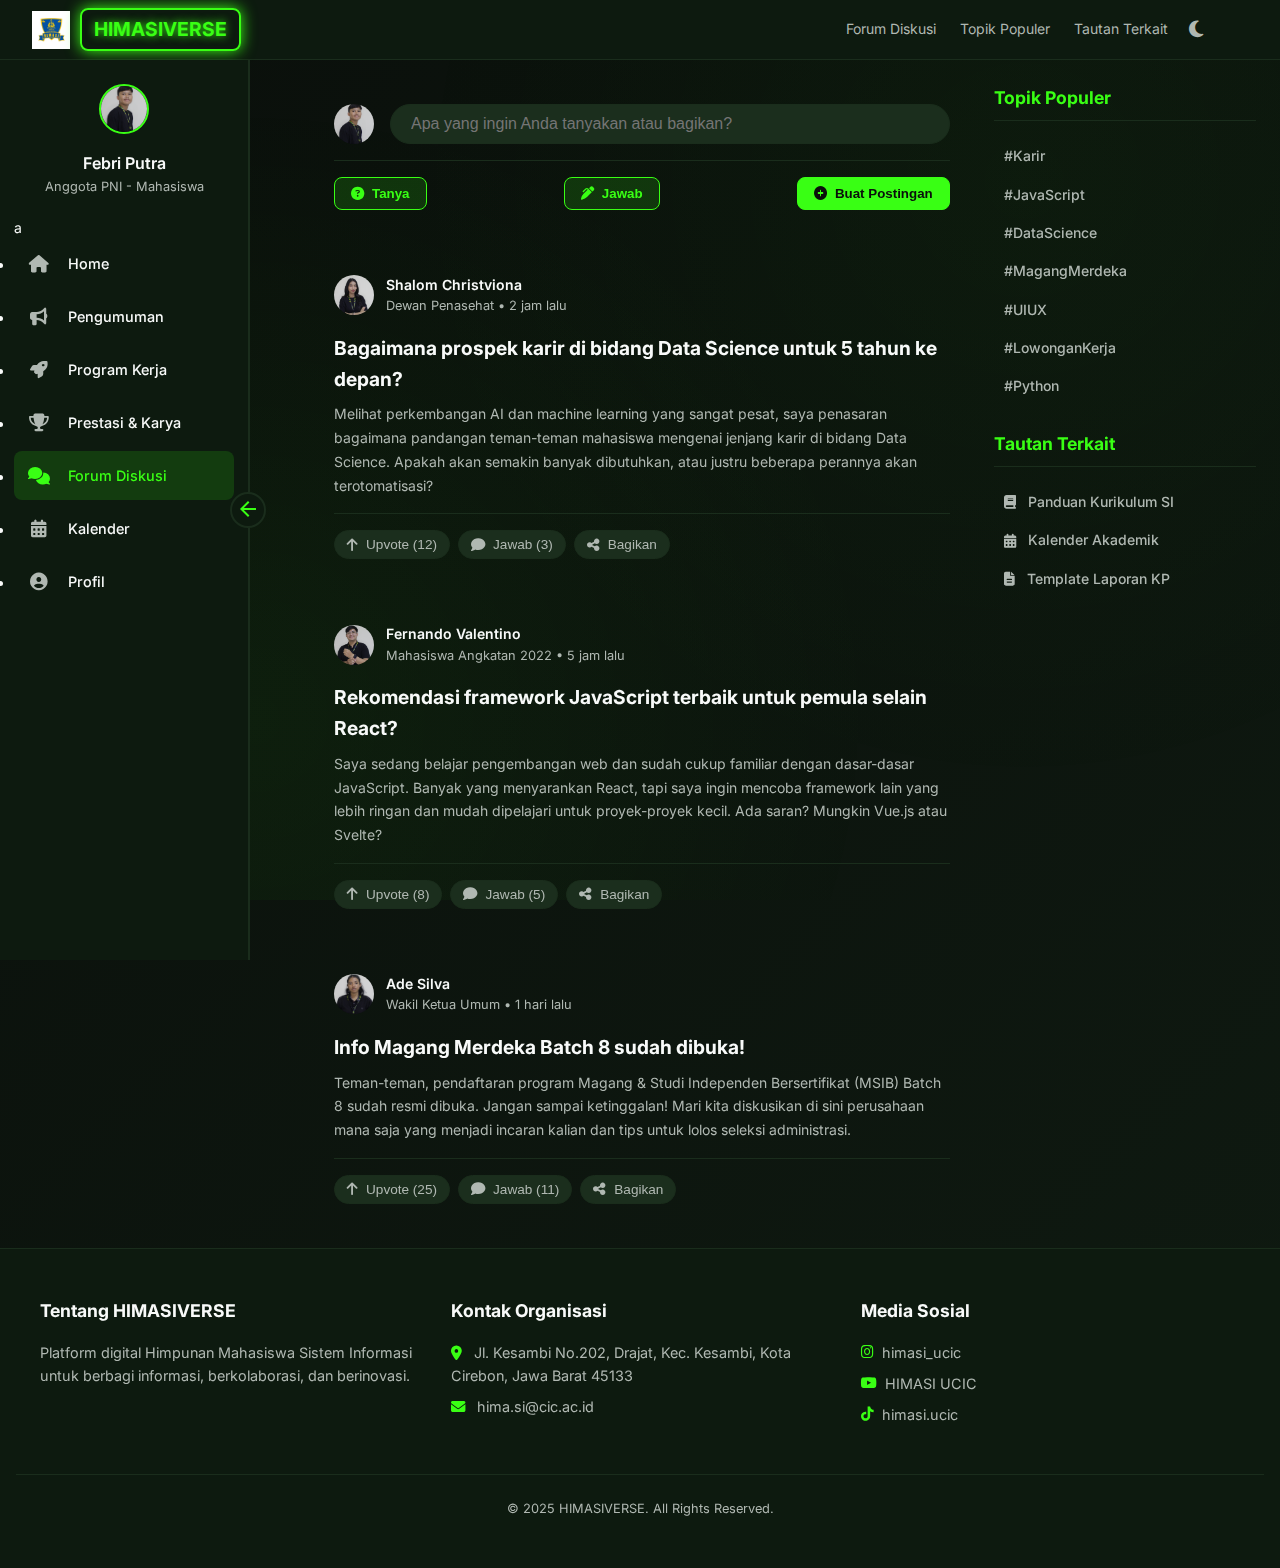
<file: html/diskusi.html>
<!DOCTYPE html>
<html lang="en">
<head>
  <meta charset="UTF-8">
  <meta name="viewport" content="width=device-width, initial-scale=1.0">
  <title>HIMASIVERSE - Forum Diskusi</title>
  <script>
(function() {
  try {
    var theme = localStorage.getItem('theme');
    if (theme === 'light') document.body.classList.add('light-mode');
    var sidebar = localStorage.getItem('sidebar');
    if (sidebar === 'close') {
      document.addEventListener('DOMContentLoaded', function() {
        document.getElementById('sidebar')?.classList.add('close');
      });
    }
  } catch(e){}
})();
</script>
  <link rel="stylesheet" href="../css/style.css">
  <script type="text/javascript" src="../js/app.js" defer></script>
  <link rel="stylesheet" href="https://cdnjs.cloudflare.com/ajax/libs/font-awesome/6.1.1/css/all.min.css">
  <link rel="icon" type="image/jpeg" href="../img/Himasi.jpeg">
</head>
<body>

    <!-- ======================= HEADER ======================= -->
    <header class="main-header">
        <div class="header-container">
            <div class="header-logo">
                <img src="../img/Himasi.jpeg" alt="Logo HIMASIVERSE" class="logo-img">
                <span class="logo-text">HIMASIVERSE</span>
            </div>
            <nav class="header-nav">
                <a href="#forum-diskusi">Forum Diskusi</a>
                <a href="#topik-populer">Topik Populer</a>
                <a href="#tautan-terkait">Tautan Terkait</a>
                <button id="theme-toggle-btn" aria-label="Toggle dark/light mode">
                    <i class="fas fa-moon"></i> <i class="fas fa-sun"></i>
                </button>
            </nav>
        </div>
    </header>
    <!-- ========================================================== -->

    <!-- Wrapper untuk konten -->
    <div class="body-wrapper">
        <!-- Sidebar Navigation (Struktur tidak diubah) -->
        <nav id="sidebar">
            <ul>
                <li class="sidebar-header">
                    <img src="../img/Febri.JPG" alt="Foto Profil" class="profile-pic">
                    <div class="profile-info">
                        <span class="profile-name">Febri Putra</span>
                        <span class="profile-role">Anggota PNI - Mahasiswa</span>
                    </div>
                    <button id="toggle-btn">
                        <!-- Ikon akan diisi oleh JavaScript -->
                    </button>
                </li>a
                <li>
                    <a href="index.html">
                        <i class="fas fa-home"></i>
                        <span>Home</span>
                    </a>
                </li>
                <li>
                    <a href="pengumuman.html">
                        <i class="fas fa-bullhorn"></i>
                        <span>Pengumuman</span>
                    </a>
                <li>
                    <a href="proker.html">
                        <i class="fas fa-rocket"></i>
                        <span>Program Kerja</span>
                    </a>
                </li>
                <li>
                    <a href="prestasi-karya.html">
                        <i class="fas fa-trophy"></i>
                        <span>Prestasi & Karya</span>
                    </a>
                </li>
                <li class="active">
                    <a href="diskusi.html">
                        <i class="fas fa-comments"></i>
                        <span>Forum Diskusi</span>
                    </a>
                </li>
                <li>
                    <a href="kalender.html">
                        <i class="fas fa-calendar-alt"></i>
                        <span>Kalender</span>
                    </a>
                </li>
                <li>
                    <a href="profile.html">
                        <i class="fas fa-user-circle"></i>
                        <span>Profil</span>
                    </a>
                </li>
            </ul>
        </nav>

        <!-- Main Content -->
        <main class="discussion-main" id="forum-diskusi">
            <div class="discussion-container">
                <div class="discussion-feed">
                    <!-- Kotak untuk membuat pertanyaan baru -->
                    <div class="ask-question-box card">
                        <div class="ask-question-header">
                            <img src="../img/Febri.JPG" alt="Foto Profil" class="profile-pic-small">
                            <input type="text" placeholder="Apa yang ingin Anda tanyakan atau bagikan?">
                        </div>
                        <div class="ask-question-actions">
                            <button class="action-btn"><i class="fas fa-question-circle"></i> Tanya</button>
                            <button class="action-btn"><i class="fas fa-pen-alt"></i> Jawab</button>
                            <button class="action-btn primary-btn"><i class="fas fa-plus-circle"></i> Buat Postingan</button>
                        </div>
                    </div>

                    <!-- Thread Diskusi 1 -->
                    <div class="thread-card card">
                        <div class="thread-header">
                            <img src="../img/Shalom.JPG" alt="Avatar" class="profile-pic-small" loading="lazy">
                            <div class="thread-author-info">
                                <span class="thread-author-name">Shalom Christviona</span>
                                <span class="thread-author-role">Dewan Penasehat • 2 jam lalu</span>
                            </div>
                        </div>
                        <div class="thread-content">
                            <h3 class="thread-title">Bagaimana prospek karir di bidang Data Science untuk 5 tahun ke depan?</h3>
                            <p class="thread-body">Melihat perkembangan AI dan machine learning yang sangat pesat, saya penasaran bagaimana pandangan teman-teman mahasiswa mengenai jenjang karir di bidang Data Science. Apakah akan semakin banyak dibutuhkan, atau justru beberapa perannya akan terotomatisasi?</p>
                        </div>
                        <div class="thread-footer">
                            <button class="thread-action-btn"><i class="fas fa-arrow-up"></i> Upvote (12)</button>
                            <button class="thread-action-btn"><i class="fas fa-comment"></i> Jawab (3)</button>
                            <button class="thread-action-btn"><i class="fas fa-share-alt"></i> Bagikan</button>
                        </div>
                    </div>

                    <!-- Thread Diskusi 2 -->
                    <div class="thread-card card">
                        <div class="thread-header">
                            <img src="../img/Fernando.JPG" alt="Avatar" class="profile-pic-small" loading="lazy">
                            <div class="thread-author-info">
                                <span class="thread-author-name">Fernando Valentino</span>
                                <span class="thread-author-role">Mahasiswa Angkatan 2022 • 5 jam lalu</span>
                            </div>
                        </div>
                        <div class="thread-content">
                            <h3 class="thread-title">Rekomendasi framework JavaScript terbaik untuk pemula selain React?</h3>
                            <p class="thread-body">Saya sedang belajar pengembangan web dan sudah cukup familiar dengan dasar-dasar JavaScript. Banyak yang menyarankan React, tapi saya ingin mencoba framework lain yang lebih ringan dan mudah dipelajari untuk proyek-proyek kecil. Ada saran? Mungkin Vue.js atau Svelte?</p>
                        </div>
                        <div class="thread-footer">
                            <button class="thread-action-btn"><i class="fas fa-arrow-up"></i> Upvote (8)</button>
                            <button class="thread-action-btn"><i class="fas fa-comment"></i> Jawab (5)</button>
                            <button class="thread-action-btn"><i class="fas fa-share-alt"></i> Bagikan</button>
                        </div>
                    </div>
                    
                     <!-- Thread Diskusi 3 -->
                    <div class="thread-card card">
                        <div class="thread-header">
                            <img src="../img/Ade.JPG" alt="Avatar" class="profile-pic-small" loading="lazy">
                            <div class="thread-author-info">
                                <span class="thread-author-name">Ade Silva</span>
                                <span class="thread-author-role">Wakil Ketua Umum • 1 hari lalu</span>
                            </div>
                        </div>
                        <div class="thread-content">
                            <h3 class="thread-title">Info Magang Merdeka Batch 8 sudah dibuka!</h3>
                            <p class="thread-body">Teman-teman, pendaftaran program Magang & Studi Independen Bersertifikat (MSIB) Batch 8 sudah resmi dibuka. Jangan sampai ketinggalan! Mari kita diskusikan di sini perusahaan mana saja yang menjadi incaran kalian dan tips untuk lolos seleksi administrasi.</p>
                        </div>
                        <div class="thread-footer">
                            <button class="thread-action-btn"><i class="fas fa-arrow-up"></i> Upvote (25)</button>
                            <button class="thread-action-btn"><i class="fas fa-comment"></i> Jawab (11)</button>
                            <button class="thread-action-btn"><i class="fas fa-share-alt"></i> Bagikan</button>
                        </div>
                    </div>

                </div>

                <!-- Kolom Kanan: Topik Populer -->
                <aside class="discussion-sidebar">
                    <div class="popular-topics card" id="topik-populer">
                        <h4 class="sidebar-title">Topik Populer</h4>
                        <ul>
                            <li><a href="#">#Karir</a></li>
                            <li><a href="#">#JavaScript</a></li>
                            <li><a href="#">#DataScience</a></li>
                            <li><a href="#">#MagangMerdeka</a></li>
                            <li><a href="#">#UIUX</a></li>
                            <li><a href="#">#LowonganKerja</a></li>
                            <li><a href="#">#Python</a></li>
                        </ul>
                    </div>
                     <div class="related-links card" id="tautan-terkait">
                        <h4 class="sidebar-title">Tautan Terkait</h4>
                        <ul>
                            <li><a href="#"><i class="fas fa-book"></i> Panduan Kurikulum SI</a></li>
                            <li><a href="#"><i class="fas fa-calendar-alt"></i> Kalender Akademik</a></li>
                            <li><a href="#"><i class="fas fa-file-alt"></i> Template Laporan KP</a></li>
                        </ul>
                    </div>
                </aside>
            </div>
        </main>
    </div>

    <!-- ======================= FOOTER ======================= -->
    <footer class="main-footer">
        <div class="footer-container">
            <div class="footer-col">
                <h4>Tentang HIMASIVERSE</h4>
                <p>Platform digital Himpunan Mahasiswa Sistem Informasi untuk berbagi informasi, berkolaborasi, dan berinovasi.</p>
            </div>
            <div class="footer-col">
                <h4>Kontak Organisasi</h4>
                <p><i class="fas fa-map-marker-alt"></i> Jl. Kesambi No.202, Drajat, Kec. Kesambi, Kota Cirebon, Jawa Barat 45133</p>
                <p><i class="fas fa-envelope"></i> hima.si@cic.ac.id</p>
            </div>
            <div class="footer-col">
                <h4>Media Sosial</h4>
                <div class="social-links">
                    <a href="#" aria-label="Instagram"><i class="fab fa-instagram"></i> himasi_ucic</a>
                    <a href="#" aria-label="YouTube"><i class="fab fa-youtube"></i> HIMASI UCIC</a>
                    <a href="#" aria-label="TikTok"><i class="fab fa-tiktok"></i> himasi.ucic</a>
                </div>
            </div>
        </div>
        <div class="footer-bottom">
            <p>&copy; 2025 HIMASIVERSE. All Rights Reserved.</p>
        </div>
    </footer>
    <!-- ========================================================== -->

</body>
</html>
</file>
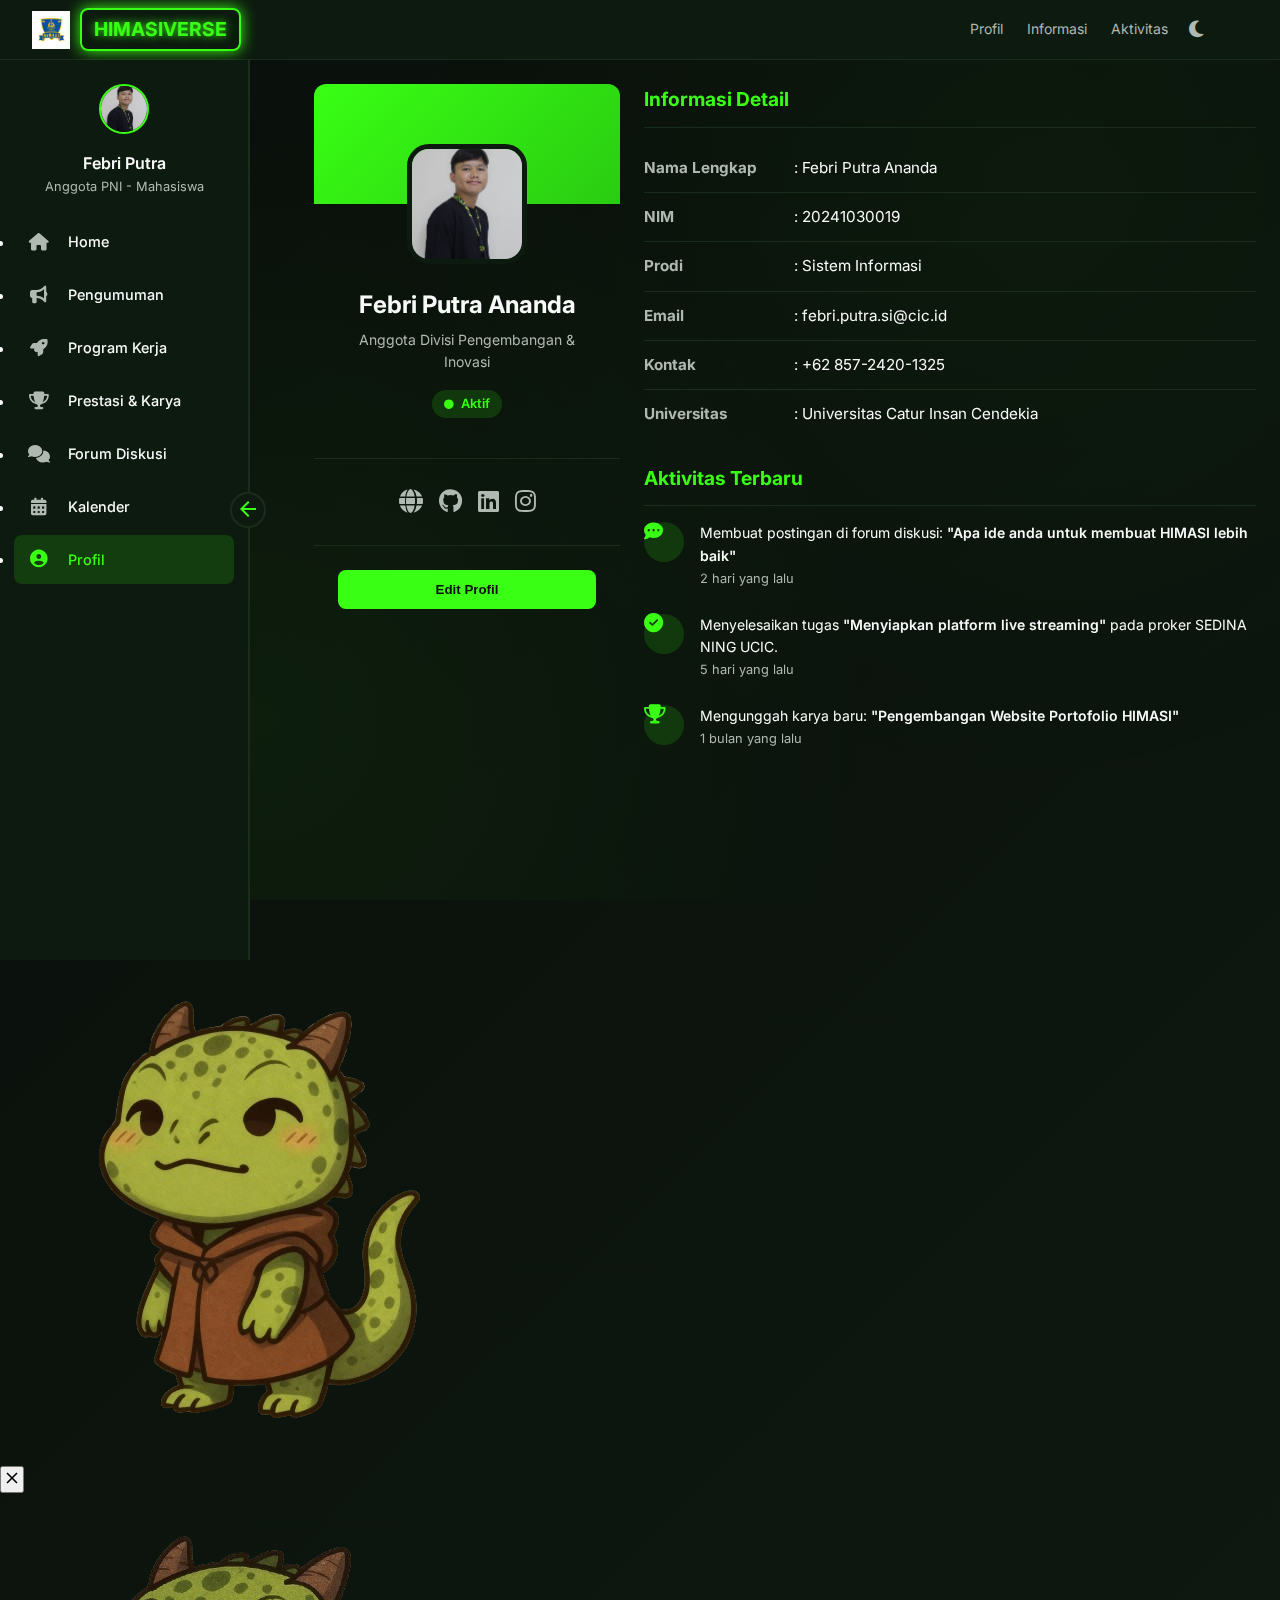
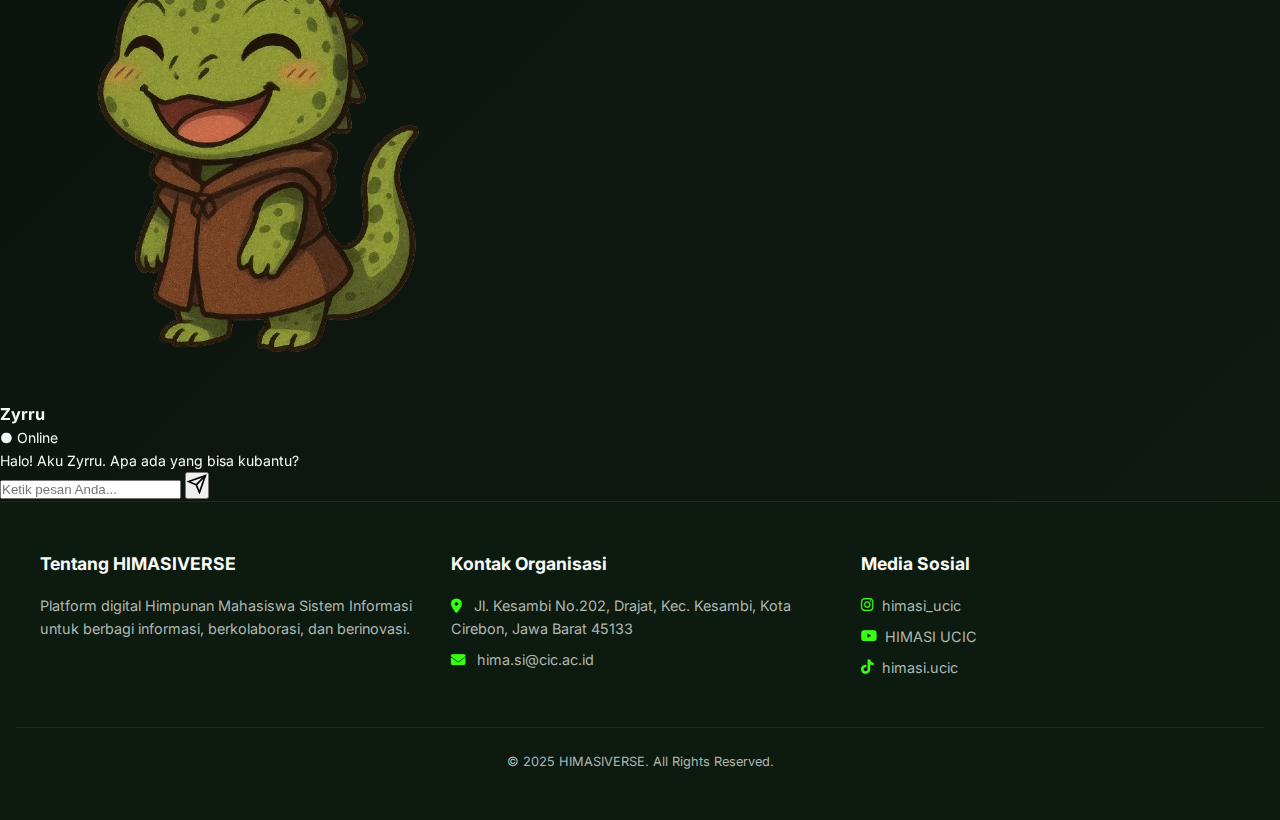
<file: html/profile.html>
<!DOCTYPE html>
<html lang="en">
<head>
  <meta charset="UTF-8">
  <meta name="viewport" content="width=device-width, initial-scale=1.0">
  <title>HIMASIVERSE - Profil Akun</title>
  <script>
(function() {
  try {
    var theme = localStorage.getItem('theme');
    if (theme === 'light') document.body.classList.add('light-mode');
    var sidebar = localStorage.getItem('sidebar');
    if (sidebar === 'close') {
      document.addEventListener('DOMContentLoaded', function() {
        document.getElementById('sidebar')?.classList.add('close');
      });
    }
  } catch(e){}
})();
</script>
  <link rel="stylesheet" href="../css/style.css">
  <script type="text/javascript" src="../../js/app.js" defer></script>
  <link rel="stylesheet" href="https://cdnjs.cloudflare.com/ajax/libs/font-awesome/6.1.1/css/all.min.css">
  <link rel="icon" type="image/jpeg" href="../img/Himasi.jpeg">
</head>
<body>
    <!-- ======================= HEADER ======================= -->
    <header class="main-header">
        <div class="header-container">
            <div class="header-logo">
                <img src="../img/Himasi.jpeg" alt="Logo HIMASIVERSE" class="logo-img">
                <span class="logo-text">HIMASIVERSE</span>
            </div>
            <nav class="header-nav">
                <a href="#profile-main">Profil</a>
                <a href="#profile-details-card">Informasi</a>
                <a href="#profile-activity-card">Aktivitas</a>
                <button id="theme-toggle-btn" aria-label="Toggle dark/light mode">
                    <i class="fas fa-moon"></i> <i class="fas fa-sun"></i>
                </button>
            </nav>
        </div>
    </header>
    <!-- ========================================================== -->

    <!-- Wrapper untuk konten -->
    <div class="body-wrapper">
        <!-- Sidebar Navigation -->
        <nav id="sidebar">
            <ul>
                <li class="sidebar-header">
                    <img src="../img/Febri.JPG" alt="Foto Profil" class="profile-pic" loading="lazy">
                    <div class="profile-info">
                        <span class="profile-name">Febri Putra</span>
                        <span class="profile-role">Anggota PNI - Mahasiswa</span>
                    </div>
                    <button id="toggle-btn">
                        <!-- Ikon akan diisi oleh JavaScript -->
                    </button>
                </li>
                <li><a href="index.html"><i class="fas fa-home"></i><span>Home</span></a></li>
                <li><a href="pengumuman.html"><i class="fas fa-bullhorn"></i><span>Pengumuman</span></a></li>
                <li><a href="proker.html"><i class="fas fa-rocket"></i><span>Program Kerja</span></a></li>
                <li><a href="prestasi-karya.html"><i class="fas fa-trophy"></i><span>Prestasi & Karya</span></a></li>
                <li><a href="diskusi.html"><i class="fas fa-comments"></i><span>Forum Diskusi</span></a></li>
                <li><a href="kalender.html"><i class="fas fa-calendar-alt"></i><span>Kalender</span></a></li>
                <li class="active"><a href="profile.html"><i class="fas fa-user-circle"></i><span>Profil</span></a></li>
            </ul>
        </nav>

        <!-- Main Content -->
        <main class="profile-main" id="profile-main">
            <div class="profile-grid">
                <!-- Kolom Kiri: Kartu Identitas Profil -->
                <div class="profile-identity-card card">
                    <div class="profile-banner"></div>
                    <img src="../img/Febri.JPG" alt="Avatar" class="profile-avatar" loading="lazy">
                    <div class="profile-identity-info">
                        <h2>Febri Putra Ananda</h2>
                        <p>Anggota Divisi Pengembangan & Inovasi</p>
                        <span class="profile-status"><i class="fas fa-circle"></i> Aktif</span>
                    </div>
                    <div class="profile-social-links">
                        <a href="#" title="Website"><i class="fas fa-globe"></i></a>
                        <a href="#" title="GitHub"><i class="fab fa-github"></i></a>
                        <a href="#" title="LinkedIn"><i class="fab fa-linkedin"></i></a>
                        <a href="#" title="Instagram"><i class="fab fa-instagram"></i></a>
                    </div>
                    <button class="edit-profile-btn">Edit Profil</button>
                </div>

                <!-- Kolom Kanan: Detail dan Aktivitas -->
                <div class="profile-content-area">
                    <!-- Kartu Detail Informasi -->
                    <div class="profile-details-card card" id="profile-details-card">
                        <h3 class="profile-section-title">Informasi Detail</h3>
                        <table class="profile-details-table">
                            <tbody>
                                <tr><td><strong>Nama Lengkap</strong></td><td>: Febri Putra Ananda</td></tr>
                                <tr><td><strong>NIM</strong></td><td>: 20241030019</td></tr>
                                <tr><td><strong>Prodi</strong></td><td>: Sistem Informasi</td></tr>
                                <tr><td><strong>Email</strong></td><td>: febri.putra.si@cic.id</td></tr>
                                <tr><td><strong>Kontak</strong></td><td>: +62 857-2420-1325</td></tr>
                                <tr><td><strong>Universitas</strong></td><td>: Universitas Catur Insan Cendekia</td></tr>
                            </tbody>
                        </table>
                    </div>

                    <!-- Kartu Aktivitas Terbaru -->
                    <div class="profile-activity-card card" id="profile-activity-card">
                        <h3 class="profile-section-title">Aktivitas Terbaru</h3>
                        <div class="activity-feed">
                            <div class="activity-item">
                                <i class="fas fa-comment-dots activity-icon"></i>
                                <div class="activity-info">
                                    <p>Membuat postingan di forum diskusi: <strong>"Apa ide anda untuk membuat HIMASI lebih baik"</strong></p>
                                    <span class="activity-time">2 hari yang lalu</span>
                                </div>
                            </div>
                            <div class="activity-item">
                                <i class="fas fa-check-circle activity-icon"></i>
                                <div class="activity-info">
                                    <p>Menyelesaikan tugas <strong>"Menyiapkan platform live streaming"</strong> pada proker SEDINA NING UCIC.</p>
                                    <span class="activity-time">5 hari yang lalu</span>
                                </div>
                            </div>
                             <div class="activity-item">
                                <i class="fas fa-trophy activity-icon"></i>
                                <div class="activity-info">
                                    <p>Mengunggah karya baru: <strong>"Pengembangan Website Portofolio HIMASI"</strong></p>
                                    <span class="activity-time">1 bulan yang lalu</span>
                                </div>
                            </div>
                        </div>
                    </div>
                </div>
            </div>
        </main>
    </div>

                <!-- Demo Content -->
    <div class="demo-content">
     
    </div>

    <!-- Chat Bubble Button -->
    <div class="chat-bubble" id="chatBubble">
        <img src="../img/zyrruidle.png" alt="AI Assistant">
    </div>

    <!-- Chat Popup -->
    <div class="chat-popup" id="chatPopup">
        <!-- Close Button -->
        <button class="close-btn" id="closeBtn">
            <svg width="20" height="20" viewBox="0 0 24 24" fill="none" stroke="currentColor" stroke-width="2">
                <line x1="18" y1="6" x2="6" y2="18"></line>
                <line x1="6" y1="6" x2="18" y2="18"></line>
            </svg>
        </button>

        <!-- AI Avatar at Top Center -->
        <div class="chat-avatar">
            <img src="../img/zyrrusmile.png" alt="AI Assistant">
            <div class="chat-avatar-info">
                <h3>Zyrru</h3>
                <div class="status">● Online</div>
            </div>
        </div>

        <!-- Chat Content -->
        <div class="chat-content">
            <!-- Header (Blue Line) -->
            <div class="chat-header"></div>

            <!-- Messages -->
            <div class="chat-messages" id="chatMessages">
                <div class="message ai">
                    <div class="message-bubble">
                        Halo! Aku Zyrru. Apa ada yang bisa kubantu?
                    </div>
                </div>
            </div>

            <!-- Input -->
            <div class="chat-input-container">
                <input type="text" class="chat-input" id="chatInput" placeholder="Ketik pesan Anda...">
                <button class="send-btn" id="sendBtn">
                    <svg width="20" height="20" viewBox="0 0 24 24" fill="none" stroke="currentColor" stroke-width="2">
                        <line x1="22" y1="2" x2="11" y2="13"></line>
                        <polygon points="22 2 15 22 11 13 2 9 22 2"></polygon>
                    </svg>
                </button>
            </div>
        </div>
    </div>

    <script>
        const chatBubble = document.getElementById('chatBubble');
        const chatPopup = document.getElementById('chatPopup');
        const closeBtn = document.getElementById('closeBtn');
        const sendBtn = document.getElementById('sendBtn');
        const chatInput = document.getElementById('chatInput');
        const chatMessages = document.getElementById('chatMessages');

        // Open chat
        chatBubble.addEventListener('click', () => {
            chatPopup.classList.add('active');
            chatBubble.classList.add('hidden');
            chatInput.focus();
        });

        // Close chat
        closeBtn.addEventListener('click', () => {
            chatPopup.classList.remove('active');
            chatBubble.classList.remove('hidden');
        });

        // Send message
        function sendMessage() {
            const message = chatInput.value.trim();
            if (message === '') return;

            // Add user message
            const userMessage = document.createElement('div');
            userMessage.className = 'message user';
            userMessage.innerHTML = `<div class="message-bubble">${message}</div>`;
            chatMessages.appendChild(userMessage);

            // Clear input
            chatInput.value = '';

            // Scroll to bottom
            chatMessages.scrollTop = chatMessages.scrollHeight;

            // Simulate AI response
            setTimeout(() => {
                const aiMessage = document.createElement('div');
                aiMessage.className = 'message ai';
                aiMessage.innerHTML = `<div class="message-bubble">Hai! Aku Zyrru, siap membantu Anda!</div>`;
                chatMessages.appendChild(aiMessage);
                chatMessages.scrollTop = chatMessages.scrollHeight;
            }, 1000);
        }

        // Send on button click
        sendBtn.addEventListener('click', sendMessage);

        // Send on Enter key
        chatInput.addEventListener('keypress', (e) => {
            if (e.key === 'Enter') {
                sendMessage();
            }
        });
    </script>

    <!-- ======================= FOOTER ======================= -->
    <footer class="main-footer">
        <div class="footer-container">
            <div class="footer-col">
                <h4>Tentang HIMASIVERSE</h4>
                <p>Platform digital Himpunan Mahasiswa Sistem Informasi untuk berbagi informasi, berkolaborasi, dan berinovasi.</p>
            </div>
            <div class="footer-col">
                <h4>Kontak Organisasi</h4>
                <p><i class="fas fa-map-marker-alt"></i> Jl. Kesambi No.202, Drajat, Kec. Kesambi, Kota Cirebon, Jawa Barat 45133</p>
                <p><i class="fas fa-envelope"></i> hima.si@cic.ac.id</p>
            </div>
            <div class="footer-col">
                <h4>Media Sosial</h4>
                <div class="social-links">
                    <a href="#" aria-label="Instagram"><i class="fab fa-instagram"></i> himasi_ucic</a>
                    <a href="#" aria-label="YouTube"><i class="fab fa-youtube"></i> HIMASI UCIC</a>
                    <a href="#" aria-label="TikTok"><i class="fab fa-tiktok"></i> himasi.ucic</a>
                </div>
            </div>
        </div>
        <div class="footer-bottom">
            <p>&copy; 2025 HIMASIVERSE. All Rights Reserved.</p>
        </div>
    </footer>
    <!-- ========================================================== -->
</body>
</html>
</body>
</html>
</file>
<file: css/style.css>
/* ========== ROOT & VARIABEL ========== */
@import url('https://fonts.googleapis.com/css2?family=Inter:wght@300;400;500;600;700&display=swap');
:root {
  --base-clr: #0a0f0b;
  --sidebar-clr: #0d1a0f;
  --line-clr: #1a2d1c;
  --hover-clr: #1b2e1d;
  --active-clr: #253029;
  --text-clr: #f8faf9;
  --secondary-text-clr: #b0b8b2;
  --accent-clr: #39ff14;
  --accent-hover: #2ee00f;
  --accent-light: rgba(57, 255, 20, 0.15);
  --gradient-primary: linear-gradient(135deg, #39ff14, #2acc11);
  --gradient-background: linear-gradient(135deg, #0a0f0b 0%, #0f1a11 100%);
  --border-radius: 12px;
  --border-radius-sm: 8px;
  --transition: all 0.3s cubic-bezier(0.4, 0, 0.2, 1);
}
body.light-mode {
  --base-clr: #f4f7fa;
  --sidebar-clr: #ffffff;
  --line-clr: #e1e8f0;
  --hover-clr: #f0f2f5;
  --active-clr: #e9edf1;
  --text-clr: #121826;
  --secondary-text-clr: #5a697d;
  --accent-clr: #21a30c;
  --accent-hover: #1c8a0a;
  --accent-light: rgba(33, 163, 12, 0.1);
  --gradient-primary: linear-gradient(135deg, #21a30c, #26bf0f);
  --gradient-background: linear-gradient(135deg, #f4f7fa 0%, #e9edf1 100%);
}

/* ========== THEME TOGGLE ========== */
#theme-toggle-btn {
  background: none;
  border: none;
  color: var(--secondary-text-clr);
  cursor: pointer;
  font-size: 1.2rem;
  padding: 5px;
  margin-left: 1rem;
  display: flex;
  align-items: center;
  justify-content: center;
  transition: color 0.3s ease;
  position: static;
  top: unset;
  right: unset;
  transform: none;
  z-index: auto;
}
#theme-toggle-btn:hover { color: var(--accent-clr); }
#theme-toggle-btn .fa-sun { display: none; }
body.light-mode #theme-toggle-btn .fa-sun { display: block; color: yellow; }
body.light-mode #theme-toggle-btn .fa-moon { display: none; }
body.light-mode .card { background: rgba(255, 255, 255, 0.7); }
body.light-mode .struktur-card { background: var(--sidebar-clr); }
body.light-mode .ask-question-header input { background-color: var(--hover-clr); }
body.light-mode .thread-action-btn { background-color: var(--hover-clr); }

/* ========== GLOBAL & RESET ========== */
* { margin: 0; padding: 0; box-sizing: border-box; }
html { font-family: 'Inter', sans-serif; line-height: 1.6; scroll-behavior: smooth; }
body {
  min-height: 100vh;
  background: var(--gradient-background);
  color: var(--text-clr);
  display: flex;
  flex-direction: column;
  font-size: 14px;
}
body::before {
  content: '';
  position: fixed; top: 0; left: 0; right: 0; bottom: 0;
  background: radial-gradient(circle at 20% 80%, rgba(57, 255, 20, 0.05) 0%, transparent 50%),
              radial-gradient(circle at 80% 20%, rgba(57, 255, 20, 0.03) 0%, transparent 50%);
  pointer-events: none; z-index: -1;
}


body, .card, .struktur-card, .main-header, #sidebar {
  transition: background-color 0.4s ease, color 0.4s ease, border-color 0.4s ease;
}

/* Membuat semua kartu lebih melengkung */
.card,
.struktur-card,
.proker-card,
.gallery-card,
.news-card,
.thread-card,
.ask-question-box,
.footer-col,
.proker-unggulan-item {
  border-radius: 28px !important;
}
.gallery-card-img-container,
.proker-img,
.news-card-image,
.profile-avatar,
.proker-unggulan-img-item {
  border-radius: 22px !important;
}

/* ========== HEADER & SIDEBAR ========== */
.main-header {
  background-color: var(--sidebar-clr);
  padding: 0 2rem;
  height: 60px;
  border-bottom: 1px solid var(--line-clr);
  display: flex;
  align-items: center;
  position: static;
  z-index: 900;
}
body.light-mode .main-header,
body.light-mode .main-header a,
body.light-mode .main-header .logo-text { color: white; }
body.light-mode .main-header { background-color: lightgreen; }
.header-container {
  width: 100%;
  display: flex;
  justify-content: space-between;
  align-items: center;
  position: relative;
}
.header-logo {
  display: flex;
  align-items: center;
  gap: 10px;
  font-weight: 600;
  color: var(--text-clr);
  text-decoration: none;
  margin-right: auto;
}
.header-logo .logo-img { height: 38px; width: 38px; }
.header-nav {
  display: flex;
  align-items: center;
  position: relative;
  margin-right: 2.5rem;
}
.header-nav a {
  color: var(--secondary-text-clr);
  text-decoration: none;
  margin-left: 1.5rem;
  transition: color 0.3s ease;
}
.header-nav a:hover { color: var(--accent-clr); }
#sidebar {
  box-sizing: border-box;
  height: 100vh;
  width: 250px;
  padding: 1em;
  background: var(--sidebar-clr);
  border-right: 2px solid var(--line-clr);
  position: sticky;
  top: 0;
  align-self: start;
  transition: width 0.4s ease, padding 0.4s ease;
  z-index: 1000;
  display: flex;
  flex-direction: column;
}
#sidebar.close { width: 78px; padding: 1em 0.5em; }
.sidebar-header {
  display: flex; flex-direction: column; align-items: center;
  gap: 12px; margin-bottom: 20px; padding-top: 10px;
}
.profile-pic { height: 50px; width: 50px; object-fit: cover; border-radius: 50%; border: 2px solid var(--accent-clr); margin-bottom: 5px; }
.profile-info { display: flex; flex-direction: column; align-items: center; text-align: center; transition: opacity 0.3s ease, visibility 0.3s ease, height 0.3s ease; }
.profile-name { font-weight: 600; color: var(--text-clr); font-size: 1rem; }
.profile-role { font-size: 0.8rem; color: var(--secondary-text-clr); }
#sidebar.close .profile-info { opacity: 0; pointer-events: none; visibility: hidden; height: 0; }
#toggle-btn {
  position: absolute; top: 50%; right: 0; transform: translate(50%, -50%);
  width: 36px; height: 36px; background: var(--sidebar-clr);
  border: 2px solid var(--line-clr); border-radius: 50%;
  cursor: pointer; display: flex; align-items: center; justify-content: center;
  transition: var(--transition);
  z-index: 1001;
}
#toggle-btn:hover { background-color: var(--hover-clr); }
#toggle-btn svg { fill: var(--accent-clr); transition: transform 0.3s ease; }
#sidebar a {
  border-radius: var(--border-radius-sm); padding: .9em; text-decoration: none;
  color: var(--text-clr); display: flex; align-items: center; gap: 1.2em;
  transition: var(--transition); font-weight: 500; font-size: 0.9rem; margin-bottom: 4px;
  white-space: nowrap; overflow: hidden;
}
#sidebar a i { min-width: 24px; text-align: center; color: var(--secondary-text-clr); font-size: 1.1rem; }
#sidebar ul li.active a { background: var(--accent-light); color: var(--accent-clr); }
#sidebar ul li.active a i { color: var(--accent-clr); }
#sidebar a:hover { background-color: var(--hover-clr); }
#sidebar.close a span { opacity: 0; pointer-events: none; }

/* ========== INDEX PAGE ========== */
.logo-text { font-weight: 700; font-size: 1.2rem; color: var(--accent-clr); text-shadow: 0 0 8px var(--accent-clr); border: 2px solid var(--accent-clr); padding: 4px 12px; border-radius: var(--border-radius-sm); box-shadow: 0 0 15px var(--accent-clr); transition: var(--transition); }
body.light-mode .logo-text { color: #fff; border-color: #fff; text-shadow: 0 0 8px #21a30c; box-shadow: 0 0 15px #21a30c; }
.body-wrapper {
  display: grid;
  grid-template-columns: auto 1fr;
  gap: 2.5rem;
  flex-grow: 1;
}

main, .main-content, .content-section, .proker-grid, .gallery-grid, .discussion-main, .profile-main {
  padding-left: 1.5rem;
  padding-right: 1.5rem;
}

@media (max-width: 900px) {
  .body-wrapper {
    gap: 1rem;
  }
  main, .main-content, .content-section, .proker-grid, .gallery-grid, .discussion-main, .profile-main {
    padding-left: 0.5rem;
    padding-right: 0.5rem;
  }
}
.hero-section { text-align: center; padding: 6rem 1rem; margin-bottom: 2rem; position: relative; color: var(--text-clr); border-radius: var(--border-radius); overflow: hidden; background-image: url("../img/Fotbar.JPG"); background-size: cover; background-position: center; }
.hero-section::before { content: ''; position: absolute; top: 0; left: 0; right: 0; bottom: 0; background-color: rgba(0, 0, 0, 0.55); z-index: 1; }
.hero-section > * { position: relative; z-index: 2; }
.hero-section h1 { font-size: 2.2rem; color: #FFFFFF; }
.hero-section .slogan { font-size: 1.2rem; color: var(--accent-clr); margin-top: 0.5rem; font-weight: 500; }
.info-grid { display: grid; grid-template-columns: repeat(auto-fit, minmax(300px, 1fr)); gap: 1.5rem; margin-bottom: 3rem; }
.info-grid .card h2 { font-size: 1.2rem; display: flex; align-items: center; gap: 0.75rem; border-bottom: 1px solid var(--line-clr); padding-bottom: 0.5rem; margin-bottom: 1rem; }
.info-grid .card h2 i { color: var(--accent-clr); }
.info-grid .card ul { padding-left: 20px; }
.info-grid .card li { margin-bottom: 0.5rem; }
.content-section { margin-bottom: 3rem; }
.struktur-grid { display: grid; grid-template-columns: repeat(auto-fit, minmax(280px, 1fr)); gap: 1.5rem; }
.struktur-card { background: var(--sidebar-clr); border: 1px solid var(--line-clr); border-radius: var(--border-radius); padding: 1.5rem; transition: var(--transition); }
.struktur-card:hover { transform: translateY(-5px); box-shadow: 0 5px 20px rgba(0,0,0,0.2); }
.struktur-card h4 { font-size: 1.1rem; margin-bottom: 1rem; color: var(--accent-clr); display: flex; align-items: center; gap: 0.5rem; }
.struktur-card.pimpinan { grid-column: 1 / -1; }
.member-item { display: flex; align-items: center; gap: 1rem; margin-bottom: 0.8rem; }
.member-item img { width: 80px; height: 80px; border-radius: 50%; }
.member-item span { font-size: 0.8rem; color: var(--secondary-text-clr); }
.bottom-grid { display: grid; grid-template-columns: 1.5fr 1fr; gap: 2rem; }
.proker-unggulan-list .proker-unggulan-item { display: flex; align-items: center; gap: 1.5rem; padding: 1rem; border-radius: var(--border-radius-sm); transition: var(--transition); }

/* ========== FOOTER ========== */
.main-footer { background-color: #0d1a0f; border-top: 1px solid var(--line-clr); padding: 3rem 1rem; color: var(--secondary-text-clr); }
body.light-mode .main-footer,
body.light-mode .main-footer .footer-col h4,
body.light-mode .main-footer .footer-col,
body.light-mode .main-footer .footer-bottom,
body.light-mode .main-footer .social-links a { color: #fff; }
body.light-mode .main-footer { background-color: lightgreen; }
.footer-container { max-width: 1200px; margin: 0 auto; display: grid; grid-template-columns: repeat(auto-fit, minmax(250px, 1fr)); gap: 2rem; }
.footer-col h4 { font-size: 1.1rem; color: var(--text-clr); margin-bottom: 1rem; }
.footer-col p, .footer-col li { font-size: 0.9rem; margin-bottom: 0.5rem; }
.footer-col i { margin-right: 0.5rem; color: var(--accent-clr); }
.social-links { display: flex; flex-direction: column; gap: 0.5rem; }
.social-links a { color: var(--secondary-text-clr); font-size: 0.9rem; transition: var(--transition); text-decoration: none; display: flex; align-items: center; }
.social-links a:hover { color: var(--accent-clr); transform: none; }
.footer-bottom { text-align: center; margin-top: 3rem; padding-top: 1.5rem; border-top: 1px solid var(--line-clr); font-size: 0.8rem; }


/* ================= PROKER PAGE ================= */
.proker-page-header {
    text-align: center;
    margin-bottom: 2.5rem;
    padding: 1rem;
    background: var(--sidebar-clr);
    border-radius: var(--border-radius);
    border: 1px solid var(--line-clr);
}
.proker-page-header h1 {
    font-size: 2rem;
    color: var(--accent-clr);
}
.proker-page-header .tagline {
    font-size: 1.1rem;
    color: var(--secondary-text-clr);
    margin-top: 0.5rem;
}

.filter-container {
    display: flex;
    justify-content: space-between;
    align-items: center;
    gap: 1.5rem;
    margin-bottom: 2rem;
    flex-wrap: wrap;
}
.search-bar {
    flex-grow: 1;
    position: relative;
}
.search-bar i {
    position: absolute;
    left: 15px;
    top: 50%;
    transform: translateY(-50%);
    color: var(--secondary-text-clr);
}
.search-bar input {
    width: 100%;
    padding: 12px 15px 12px 45px;
    background-color: var(--sidebar-clr);
    border: 1px solid var(--line-clr);
    border-radius: var(--border-radius-sm);
    color: var(--text-clr);
    font-size: 0.9rem;
    transition: var(--transition);
}
.search-bar input:focus {
    outline: none;
    border-color: var(--accent-clr);
    box-shadow: 0 0 10px var(--accent-light);
}
.filter-buttons { display: flex; gap: 0.5rem; background-color: var(--sidebar-clr); border-radius: var(--border-radius-sm); padding: 5px; }
.filter-btn {
    padding: 8px 16px;
    border: none;
    background-color: transparent;
    color: var(--secondary-text-clr);
    cursor: pointer;
    border-radius: 6px;
    transition: var(--transition);
    font-weight: 500;
}
.filter-btn:hover { color: var(--text-clr); }
.filter-btn.active { background-color: var(--accent-clr); color: var(--base-clr); font-weight: 600; }

.proker-grid { display: grid; grid-template-columns: repeat(auto-fill, minmax(320px, 1fr)); gap: 1.5rem; }
.proker-card {
    background: var(--sidebar-clr); border: 1px solid var(--line-clr);
    border-radius: var(--border-radius);
    display: flex; flex-direction: column;
    transition: var(--transition);
    overflow: hidden; /* Penting untuk border-radius pada gambar */
}
.proker-card:hover { transform: translateY(-5px); border-color: var(--accent-clr); }
.proker-img {
    width: 100%;
    height: 180px;
    object-fit: cover;
}
.proker-content {
    padding: 1.5rem;
    display: flex; flex-direction: column; flex-grow: 1;
}
.proker-header { display: flex; justify-content: space-between; align-items: flex-start; margin-bottom: 1rem; }
.proker-header h3 { font-size: 1.15rem; color: var(--text-clr); margin-right: 1rem; }
.proker-status { font-size: 0.75rem; font-weight: 600; padding: 4px 10px; border-radius: 20px; white-space: nowrap; }
.proker-meta { display: flex; gap: 1rem; font-size: 0.8rem; color: var(--secondary-text-clr); margin-bottom: 1rem; align-items: center; }
.proker-meta i { color: var(--accent-clr); }
.status-selesai .proker-status { background-color: var(--accent-light); color: var(--accent-clr); }
.status-pengerjaan .proker-status { background-color: rgba(255, 193, 7, 0.2); color: #ffc107; }
.status-perencanaan .proker-status { background-color: rgba(23, 162, 184, 0.2); color: #17a2b8; }
.proker-desc { color: var(--secondary-text-clr); margin-bottom: 1.5rem; flex-grow: 1; font-size: 0.9rem; }
.proker-footer { display: flex; justify-content: space-between; align-items: center; border-top: 1px solid var(--line-clr); padding-top: 1rem; }
.proker-team { display: flex; align-items: center; gap: 0.5rem; }
.proker-team span { font-size: 0.8rem; color: var(--secondary-text-clr); }
.proker-team img { width: 28px; height: 28px; border-radius: 50%; border: 2px solid var(--line-clr); margin-left: -10px; }
.proker-team .team-more { width: 28px; height: 28px; border-radius: 50%; background-color: var(--hover-clr); display: inline-flex; justify-content: center; align-items: center; font-size: 0.7rem; font-weight: 600; margin-left: -10px; }
.proker-details-btn { background: var(--accent-clr); color: var(--base-clr); padding: 8px 16px; border-radius: var(--border-radius-sm); text-decoration: none; font-weight: 600; transition: var(--transition); }
.proker-details-btn:hover { background: var(--accent-hover); }

/* Utility class for filtering */
.proker-card.hide {
    display: none;
}

/* ================= PROKER DETAIL PAGE ================= */
.proker-detail-container { max-width: 1000px; margin: 0 auto; }
.back-link {
    display: inline-flex; align-items: center; gap: 0.5rem;
    color: var(--secondary-text-clr); text-decoration: none;
    margin-bottom: 1.5rem; transition: var(--transition);
}
.back-link:hover { color: var(--accent-clr); }

.proker-detail-header { display: flex; gap: 2rem; margin-bottom: 2rem; align-items: flex-start; }
.proker-detail-img { width: 300px; height: 200px; object-fit: cover; border-radius: var(--border-radius); }
.proker-detail-title h1 { font-size: 2.5rem; color: var(--text-clr); margin-bottom: 0.5rem; }
.proker-detail-title .proker-status { display: inline-block; margin-bottom: 1rem; }
.proker-detail-date { font-size: 1rem; color: var(--secondary-text-clr); }

.proker-detail-body { display: grid; grid-template-columns: 2fr 1fr; gap: 2rem; margin-bottom: 2rem; }
.proker-detail-desc h2 { font-size: 1.5rem; margin-bottom: 1rem; color: var(--accent-clr); border-bottom: 1px solid var(--line-clr); padding-bottom: 0.5rem; }
.proker-detail-desc p { line-height: 1.8; }
.proker-detail-team { align-self: start; } /* Agar card tim tidak meregang */

.progress-tracker-section h2 { font-size: 1.5rem; margin-bottom: 1.5rem; display: flex; align-items: center; gap: 0.75rem; }
.progress-tracker-section h2 i { color: var(--accent-clr); }

.overall-progress { margin-bottom: 2rem; border-bottom: 1px solid var(--line-clr); padding-bottom: 2rem; }
.overall-progress span { font-size: 1.1rem; font-weight: 600; }
.overall-progress .progress-bar-container { margin: 0.5rem 0; }
.overall-progress .progress-text { font-size: 1.1rem; font-weight: 600; color: var(--accent-clr); margin-left: 1rem; }

.division-progress-container { display: grid; grid-template-columns: repeat(auto-fit, minmax(280px, 1fr)); gap: 2rem; }
.division-progress h4 { font-size: 1.1rem; margin-bottom: 0.75rem; }

.progress-bar-container {
    width: 100%; height: 12px; background-color: var(--base-clr);
    border-radius: 10px; overflow: hidden; border: 1px solid var(--line-clr);
}
.progress-bar {
    height: 100%; width: 0%; /* Lebar diatur oleh JS */
    background: var(--gradient-primary);
    border-radius: 10px;
    transition: width 0.5s cubic-bezier(0.4, 0, 0.2, 1);
}

.task-list { list-style: none; margin-top: 1rem; }
.task-item { margin-bottom: 0.75rem; }
.task-item label {
    display: flex; align-items: center; gap: 0.75rem;
    cursor: pointer; color: var(--secondary-text-clr);
    transition: var(--transition);
}
.task-item input[type="checkbox"] {
    appearance: none; -webkit-appearance: none;
    width: 20px; height: 20px;
    border: 2px solid var(--line-clr);
    border-radius: 4px;
    cursor: pointer;
    position: relative;
    transition: var(--transition);
}
.task-item input[type="checkbox"]:hover { border-color: var(--accent-clr); }
.task-item input[type="checkbox"]:checked {
    background-color: var(--accent-clr);
    border-color: var(--accent-clr);
}
.task-item input[type="checkbox"]:checked::before {
    content: '\f00c'; /* Font Awesome check icon */
    font-family: 'Font Awesome 6 Free';
    font-weight: 900;
    font-size: 12px;
    color: var(--base-clr);
    position: absolute;
    top: 50%; left: 50%;
    transform: translate(-50%, -50%);
}
.task-item input[type="checkbox"]:checked + span {
    text-decoration: line-through;
    color: var(--text-clr);
}

/* ================================================= */
/* === PRESTASI & KARYA PAGE STYLES (BARU) === */
/* ================================================= */

.gallery-page-header {
    text-align: center;
    margin-bottom: 2.5rem;
    padding: 1rem;
    background: var(--sidebar-clr);
    border-radius: var(--border-radius);
    border: 1px solid var(--line-clr);
}
.gallery-page-header h1 {
    font-size: 2rem;
    color: var(--accent-clr);
}
.gallery-page-header .tagline {
    font-size: 1.1rem;
    color: var(--secondary-text-clr);
    margin-top: 0.5rem;
}

.gallery-filter-container {
    display: flex;
    justify-content: space-between;
    align-items: center;
    gap: 1.5rem;
    margin-bottom: 2rem;
    flex-wrap: wrap;
}
.gallery-search-bar {
    flex-grow: 1;
    position: relative;
}
.gallery-search-bar i {
    position: absolute;
    left: 15px;
    top: 50%;
    transform: translateY(-50%);
    color: var(--secondary-text-clr);
}
.gallery-search-bar input {
    width: 100%;
    padding: 12px 15px 12px 45px;
    background-color: var(--sidebar-clr);
    border: 1px solid var(--line-clr);
    border-radius: var(--border-radius-sm);
    color: var(--text-clr);
    font-size: 0.9rem;
    transition: var(--transition);
}
.gallery-search-bar input:focus {
    outline: none;
    border-color: var(--accent-clr);
    box-shadow: 0 0 10px var(--accent-light);
}

.gallery-filter-buttons { display: flex; gap: 0.5rem; background-color: var(--sidebar-clr); border-radius: var(--border-radius-sm); padding: 5px; }

.gallery-grid {
    display: grid;
    grid-template-columns: repeat(auto-fill, minmax(300px, 1fr));
    gap: 1.5rem;
}

/* Merapikan Link Wrapper untuk Kartu Galeri */
.gallery-card-link {
    text-decoration: none;
    color: inherit;
    display: block; /* Membuat link mengisi seluruh area grid */
}

.gallery-card {
    background: var(--sidebar-clr);
    border: 1px solid var(--line-clr);
    border-radius: var(--border-radius);
    overflow: hidden;
    display: flex;
    flex-direction: column;
    height: 100%; /* Memastikan semua kartu punya tinggi yang sama */
    transition: var(--transition);
}
.gallery-card-link:hover .gallery-card {
    transform: translateY(-5px);
    box-shadow: 0 8px 25px rgba(0,0,0,0.2);
    border-color: var(--accent-clr);
}
.gallery-card-img-container {
    position: relative;
    height: 180px; /* Sedikit mengurangi tinggi gambar */
}
.gallery-card-img {
    width: 100%;
    height: 100%;
    object-fit: fit;
}
.gallery-card-category {
    position: absolute;
    top: 10px;
    right: 10px;
    background-color: var(--accent-clr);
    color: var(--base-clr);
    padding: 4px 10px;
    border-radius: 20px;
    font-size: 0.75rem;
    font-weight: 600;
}
.gallery-card-content {
    padding: 1.25rem;
    display: flex;
    flex-direction: column;
    flex-grow: 1;
}
.gallery-card-title {
    font-size: 1.1rem;
    color: var(--text-clr);
    margin-bottom: 0.5rem;
    line-height: 1.4;
}
.gallery-card-author {
    font-size: 0.9rem;
    color: var(--secondary-text-clr);
    margin-bottom: 1rem;
    flex-grow: 1; /* Mendorong footer ke bawah */
}
.gallery-card-footer {
    border-top: 1px solid var(--line-clr);
    padding-top: 1rem;
    font-size: 0.85rem;
    color: var(--secondary-text-clr);
    display: flex;
    justify-content: space-between;
    align-items: center;
}
.gallery-card-footer i {
    margin-right: 0.5rem;
}
.gallery-card-cta {
    font-weight: 600;
    color: var(--accent-clr);
    opacity: 0;
    transition: var(--transition);
}
.gallery-card-link:hover .gallery-card-cta {
    opacity: 1;
}
.gallery-card.hide {
    display: none;
}


@media (max-width: 768px) {
    .proker-detail-header, .proker-detail-body { flex-direction: column; grid-template-columns: 1fr; }
    .proker-detail-img { width: 100%; height: 200px; }
    .gallery-filter-container { flex-direction: column; align-items: stretch; }
}

/* ================================================= */
/* === FORUM DISKUSI PAGE STYLES (BARU) === */
/* ================================================= */

/* Layout utama halaman diskusi */
.discussion-main {
    padding: 1.5rem; /* Padding lebih kecil untuk layout 2 kolom */
}
.discussion-container {
    display: grid;
    grid-template-columns: 2.5fr 1fr; /* Kolom feed lebih besar */
    gap: 1.5rem;
    max-width: 1400px;
    margin: 0 auto;
}
.discussion-feed {
    display: flex;
    flex-direction: column;
    gap: 1.5rem;
}
.discussion-sidebar {
    display: flex;
    flex-direction: column;
    gap: 1.5rem;
    position: sticky;
    top: 1.5rem; /* Menempel di bawah padding main */
    align-self: start;
}

/* Kotak untuk membuat pertanyaan */
.ask-question-box {
    padding: 1.25rem;
}
.ask-question-header {
    display: flex;
    align-items: center;
    gap: 1rem;
    margin-bottom: 1rem;
}
.profile-pic-small {
    width: 40px;
    height: 40px;
    border-radius: 50%;
    object-fit: cover;
}
.ask-question-header input {
    flex-grow: 1;
    background-color: var(--hover-clr);
    border: 1px solid var(--line-clr);
    border-radius: 25px; /* Diubah agar lebih bulat */
    padding: 0 20px; /* Dihapus padding vertikal */
    height: 40px; /* Samakan dengan tinggi foto profil */
    color: var(--text-clr);
    font-size: 1rem; /* Sedikit diperbesar */
    transition: var(--transition);
}
.ask-question-header input:focus {
    outline: none;
    border-color: var(--accent-clr);
}
.ask-question-actions {
    display: flex;
    justify-content: space-between;
    align-items: center;
    padding-top: 1rem;
    border-top: 1px solid var(--line-clr);
}
.action-btn {
    background-color: var(--accent-light); /* Diubah jadi hijau terang transparan */
    border: 1px solid var(--accent-clr); /* Tambah border hijau */
    color: var(--accent-clr); /* Teks jadi hijau */
    font-weight: 600;
    padding: 8px 16px;
    border-radius: var(--border-radius-sm);
    cursor: pointer;
    transition: var(--transition);
    display: flex;
    align-items: center;
    gap: 0.5rem;
}
.action-btn:hover {
    background-color: var(--accent-clr);
    color: var(--base-clr);
}
.action-btn.primary-btn {
    background-color: var(--accent-clr);
    color: var(--base-clr);
}
.action-btn.primary-btn:hover {
    background-color: var(--accent-hover);
}

/* Kartu Thread Diskusi */
.thread-card {
    padding: 1.25rem;
}
.thread-header {
    display: flex;
    align-items: center;
    gap: 0.75rem;
    margin-bottom: 1rem;
}
.thread-author-info {
    display: flex;
    flex-direction: column;
}
.thread-author-name {
    font-weight: 600;
    color: var(--text-clr);
}
.thread-author-role {
    font-size: 0.8rem;
    color: var(--secondary-text-clr);
}
.thread-content .thread-title {
    font-size: 1.2rem;
    color: var(--text-clr);
    margin-bottom: 0.5rem;
    cursor: pointer;
}
.thread-content .thread-title:hover {
    color: var(--accent-clr);
}
.thread-content .thread-body {
    color: var(--secondary-text-clr);
    line-height: 1.7;
}
.thread-footer {
    margin-top: 1rem;
    padding-top: 1rem;
    border-top: 1px solid var(--line-clr);
    display: flex;
    gap: 0.5rem;
}
.thread-action-btn {
    background-color: var(--hover-clr);
    border: 1px solid var(--line-clr);
    color: var(--secondary-text-clr);
    font-weight: 500;
    padding: 6px 12px;
    border-radius: 20px;
    cursor: pointer;
    transition: var(--transition);
    display: flex;
    align-items: center;
    gap: 0.5rem;
    font-size: 0.85rem;
}
.thread-action-btn:hover {
    background-color: var(--active-clr);
    color: var(--text-clr);
    border-color: var(--accent-clr);
}
.thread-action-btn i {
    font-size: 0.9rem;
}

/* Sidebar Kanan Halaman Diskusi */
.sidebar-title {
    font-size: 1.1rem;
    color: var(--accent-clr);
    margin-bottom: 1rem;
    padding-bottom: 0.5rem;
    border-bottom: 1px solid var(--line-clr);
}
.popular-topics ul, .related-links ul {
    list-style: none;
}
.popular-topics li a, .related-links li a {
    display: block;
    padding: 8px 10px;
    color: var(--secondary-text-clr);
    text-decoration: none;
    border-radius: var(--border-radius-sm);
    transition: var(--transition);
    font-weight: 500;
}
.related-links li a {
    display: flex;
    align-items: center;
    gap: 0.75rem;
}
.popular-topics li a:hover, .related-links li a:hover {
    background-color: var(--hover-clr);
    color: var(--text-clr);
}

/* ================================================= */
/* === RESPONSIVE STYLES (TERMASUK DISKUSI) === */
/* ================================================= */
@media (max-width: 1024px) {
    .discussion-container { grid-template-columns: 1fr; }
    .discussion-sidebar { display: none; } /* Sembunyikan sidebar kanan di tablet */
}

@media (max-width: 800px) {
    .header-container {
        position: static;
    }
    .header-nav {
        position: static;
    }
    #theme-toggle-btn {
        position: static;
        top: unset;
        right: unset;
        margin-left: 1rem;
        z-index: auto;
    }
    .proker-detail-header, .proker-detail_body { flex-direction: column; grid-template-columns: 1fr; }
    .proker-detail-img { width: 100%; height: 200px; }
    .gallery-filter-container { flex-direction: column; align-items: stretch; }
    .discussion-main { padding: 1rem 1rem 80px 1rem; }
    .ask-question-actions { flex-wrap: wrap; gap: 0.5rem;}
    }

/* ================================================= */
/* === KALENDER & ARSIP PAGE STYLES (BARU) === */
/* ================================================= */

.archive-page-header {
    text-align: center;
    margin-bottom: 2.5rem;
    padding: 1rem;
    background: var(--sidebar-clr);
    border-radius: var(--border-radius);
    border: 1px solid var(--line-clr);
}
.archive-page-header h1 {
    font-size: 2rem;
    color: var(--accent-clr);
}
.archive-page-header .tagline {
    font-size: 1.1rem;
    color: var(--secondary-text-clr);
    margin-top: 0.5rem;
}

.timeline-selector {
    display: flex;
    justify-content: center;
    gap: 0.5rem;
    margin-bottom: 2.5rem;
    background-color: var(--sidebar-clr);
    border-radius: var(--border-radius-sm);
    padding: 8px;
    flex-wrap: wrap;
}
.timeline-btn {
    padding: 10px 20px;
    border: none;
    background-color: transparent;
    color: var(--secondary-text-clr);
    cursor: pointer;
    border-radius: 6px;
    transition: var(--transition);
    font-weight: 600;
    font-size: 0.9rem;
}
.timeline-btn:hover {
    color: var(--text-clr);
}
.timeline-btn.active {
    background-color: var(--accent-clr);
    color: var(--base-clr);
}

.archive-section { margin-bottom: 3rem; }
.archive-section-title { font-size: 1.8rem; font-weight: 600; margin-bottom: 1.5rem; color: var(--text-clr); border-left: 4px solid var(--accent-clr); padding-left: 1rem; }

/* ================================================= */
/* === PROFILE PAGE STYLES (BARU) === */
/* ================================================= */

.profile-main {
    padding: 1.5rem;
}

.profile-grid {
    display: grid;
    grid-template-columns: 1fr 2fr; /* Kolom kiri lebih kecil */
    gap: 1.5rem;
    max-width: 1400px;
    margin: 0 auto;
}

.profile-identity-card {
    padding: 0; /* Hapus padding default card */
    text-align: center;
    position: relative;
    align-self: start; /* Agar tidak meregang */
    position: sticky;
    top: 1.5rem;
}

.profile-banner {
    height: 120px;
    background: var(--gradient-primary);
    border-radius: var(--border-radius) var(--border-radius) 0 0;
}

.profile-avatar {
    width: 120px;
    height: 120px;
    border-radius: 50%;
    border: 5px solid var(--sidebar-clr);
    object-fit: cover;
    margin-top: -60px; /* Tarik ke atas menimpa banner */
    position: relative;
    z-index: 2;
}

.profile-identity-info {
    padding: 1rem 1.5rem;
}

.profile-identity-info h2 {
    font-size: 1.5rem;
    color: var(--text-clr);
}

.profile-identity-info p {
    color: var(--secondary-text-clr);
    margin-top: 0.25rem;
    margin-bottom: 1rem;
}

.profile-status {
    display: inline-block;
    font-size: 0.8rem;
    font-weight: 600;
    padding: 4px 12px;
    border-radius: 20px;
    background-color: var(--accent-light);
    color: var(--accent-clr);
    margin-bottom: 1.5rem;
}
.profile-status i {
    font-size: 0.6rem;
    margin-right: 4px;
}

.profile-social-links {
    display: flex;
    justify-content: center;
    gap: 1rem;
    padding: 1.5rem;
    border-top: 1px solid var(--line-clr);
    border-bottom: 1px solid var(--line-clr);
}

.profile-social-links a {
    color: var(--secondary-text-clr);
    font-size: 1.5rem;
    transition: var(--transition);
}

.profile-social-links a:hover {
    color: var(--accent-clr);
    transform: scale(1.1);
}

.edit-profile-btn {
    width: calc(100% - 3rem);
    margin: 1.5rem;
    padding: 12px;
    background: var(--accent-clr);
    color: var(--base-clr);
    border: none;
    border-radius: var(--border-radius-sm);
    font-weight: 600;
    cursor: pointer;
    transition: var(--transition);
}
.edit-profile-btn:hover {
    background: var(--accent-hover);
}

.profile-content-area {
    display: flex;
    flex-direction: column;
    gap: 1.5rem;
}

.profile-section-title {
    font-size: 1.2rem;
    color: var(--accent-clr);
    margin-bottom: 1rem;
    padding-bottom: 0.75rem;
    border-bottom: 1px solid var(--line-clr);
}

.profile-details-table { width: 100%; border-collapse: collapse; }
.profile-details-table td { padding: 0.75rem 0; font-size: 0.95rem; border-bottom: 1px solid var(--line-clr); }
.profile-details-table tr:last-child td { border-bottom: none; }
.profile-details-table td:first-child { color: var(--secondary-text-clr); width: 150px; }

.activity-feed { display: flex; flex-direction: column; gap: 1.5rem; }
.activity-item { display: flex; gap: 1rem; align-items: flex-start; }
.activity-icon { font-size: 1.2rem; color: var(--accent-clr); background-color: var(--accent-light); width: 40px; height: 40px; border-radius: 50%; display: inline-flex; align-items: center; justify-content: center; flex-shrink: 0; }
.activity-info p { margin: 0; color: var(--text-clr); }
.activity-info strong { font-weight: 600; }
.activity-time { font-size: 0.8rem; color: var(--secondary-text-clr); margin-top: 0.25rem; }

@media (max-width: 1024px) {
    .profile-grid { grid-template-columns: 1fr; }
    .profile-identity-card { position: static; }
}

/* Tambahan CSS untuk merapikan gambar pada .proker-unggulan-img-item */
.proker-unggulan-img-item {
    width: 200px;
    height: 200px;
    object-fit: cover;
    border-radius: 10px;
    border: 2px solid var(--accent-clr);
    margin-right: 1rem;
    background: #fff;
}
/* Responsive adjustment if needed */
@media (max-width: 600px) {
    .proker-unggulan-img-item {
        width: 40px;
        height: 40px;
        margin-right: 0.5rem;
    }
}

/* ====== ACARA MENDATANG & BERITA TERBARU ====== */

/* ====== PENGUMUMAN PAGE ====== */
.pengumuman-page-header {
    background: var(--sidebar-clr);
    border-radius: var(--border-radius);
    border: 1px solid var(--line-clr);
    padding: 2rem 1rem;
    margin-bottom: 2.5rem;
    text-align: center;
    box-shadow: 0 2px 12px rgba(0,0,0,0.06);
}
.pengumuman-page-header h1 {
    font-size: 2rem;
    color: var(--accent-clr);
    margin-bottom: 0.5rem;
}
.pengumuman-page-header .tagline {
    font-size: 1.1rem;
    color: var(--secondary-text-clr);
    margin-top: 0.5rem;
}

.next-event-section {
    margin-bottom: 2.5rem;
}
.event-announcement {
    display: flex;
    flex-wrap: wrap;
    gap: 2rem;
    background: var(--sidebar-clr);
    border-radius: var(--border-radius);
    border: 1px solid var(--line-clr);
    box-shadow: 0 2px 12px rgba(0,0,0,0.06);
    padding: 1.5rem;
    align-items: center;
}
.event-image img {
    width: 340px;
    max-width: 100%;
    border-radius: var(--border-radius);
    object-fit: cover;
    box-shadow: 0 2px 12px rgba(0,0,0,0.08);
}
.event-details {
    flex: 1;
    min-width: 240px;
}
.event-details h2 {
    font-size: 1.3rem;
    color: var(--accent-clr);
    margin-bottom: 0.5rem;
}
.event-meta {
    display: flex;
    flex-wrap: wrap;
    gap: 1.5rem;
    font-size: 0.95rem;
    color: var(--secondary-text-clr);
    margin-bottom: 0.7rem;
}
.event-description {
    margin-bottom: 1rem;
    color: var(--text-clr);
}
.btn-register {
    display: inline-block;
    background: var(--accent-clr);
    color: var(--base-clr);
    font-weight: 600;
    padding: 10px 24px;
    border-radius: var(--border-radius-sm);
    text-decoration: none;
    transition: background 0.2s;
}
.btn-register:hover {
    background: var(--accent-hover);
    color: var(--base-clr);
}

.news-section {
    margin-bottom: 2.5rem;
}
.news-grid {
    display: grid;
    grid-template-columns: repeat(auto-fit, minmax(260px, 1fr));
    gap: 1.5rem;
}
.news-card {
    background: var(--sidebar-clr);
    border-radius: var(--border-radius);
    border: 1px solid var(--line-clr);
    box-shadow: 0 2px 12px rgba(0,0,0,0.06);
    overflow: hidden;
    display: flex;
    flex-direction: column;
    transition: box-shadow 0.2s;
}
.news-card:hover {
    box-shadow: 0 8px 24px rgba(0,0,0,0.13);
    border-color: var(--accent-clr);
}
.news-card-image {
    width: 100%;
    height: 160px;
    object-fit: fill;
    display: block;
    
}
.news-card-content {
    padding: 1.2rem;
    display: flex;
    flex-direction: column;
    flex-grow: 1;
}
.news-card-title {
    font-size: 1.05rem;
    color: var(--accent-clr);
    margin-bottom: 0.5rem;
    font-weight: 600;
}
.news-card-description {
    color: var(--secondary-text-clr);
    font-size: 0.95rem;
    margin-bottom: 1rem;
    flex-grow: 1;
}
.read-more-link {
    color: var(--accent-clr);
    font-weight: 600;
    text-decoration: none;
    font-size: 0.95rem;
    transition: color 0.2s;
}
.read-more-link:hover {
    color: var(--accent-hover);
}

/* Responsive */
@media (max-width: 900px) {
    .event-announcement {
        flex-direction: column;
        align-items: flex-start;
    }
    .event-image img {
        width: 100%;
        max-width: 100%;
    }
}

.news-card:hover {
    box-shadow: 0 8px 24px rgba(0,0,0,0.13);
    border-color: var(--accent-clr);
}
.news-card-image {
    width: 100%;
    height: 160px;
    object-fit: fill;
    display: block;
    
}
.news-card-content {
    padding: 1.2rem;
    display: flex;
    flex-direction: column;
    flex-grow: 1;
}
.news-card-title {
    font-size: 1.05rem;
    color: var(--accent-clr);
    margin-bottom: 0.5rem;
    font-weight: 600;
}
.news-card-description {
    color: var(--secondary-text-clr);
    font-size: 0.95rem;
    margin-bottom: 1rem;
    flex-grow: 1;
}
.read-more-link {
    color: var(--accent-clr);
    font-weight: 600;
    text-decoration: none;
    font-size: 0.95rem;
    transition: color 0.2s;
}
.read-more-link:hover {
    color: var(--accent-hover);
}

/* Responsive */
@media (max-width: 900px) {
    .event-announcement {
        flex-direction: column;
        align-items: flex-start;
    }
    .event-image img {
        width: 100%;
        max-width: 100%;
    }
}
</file>
